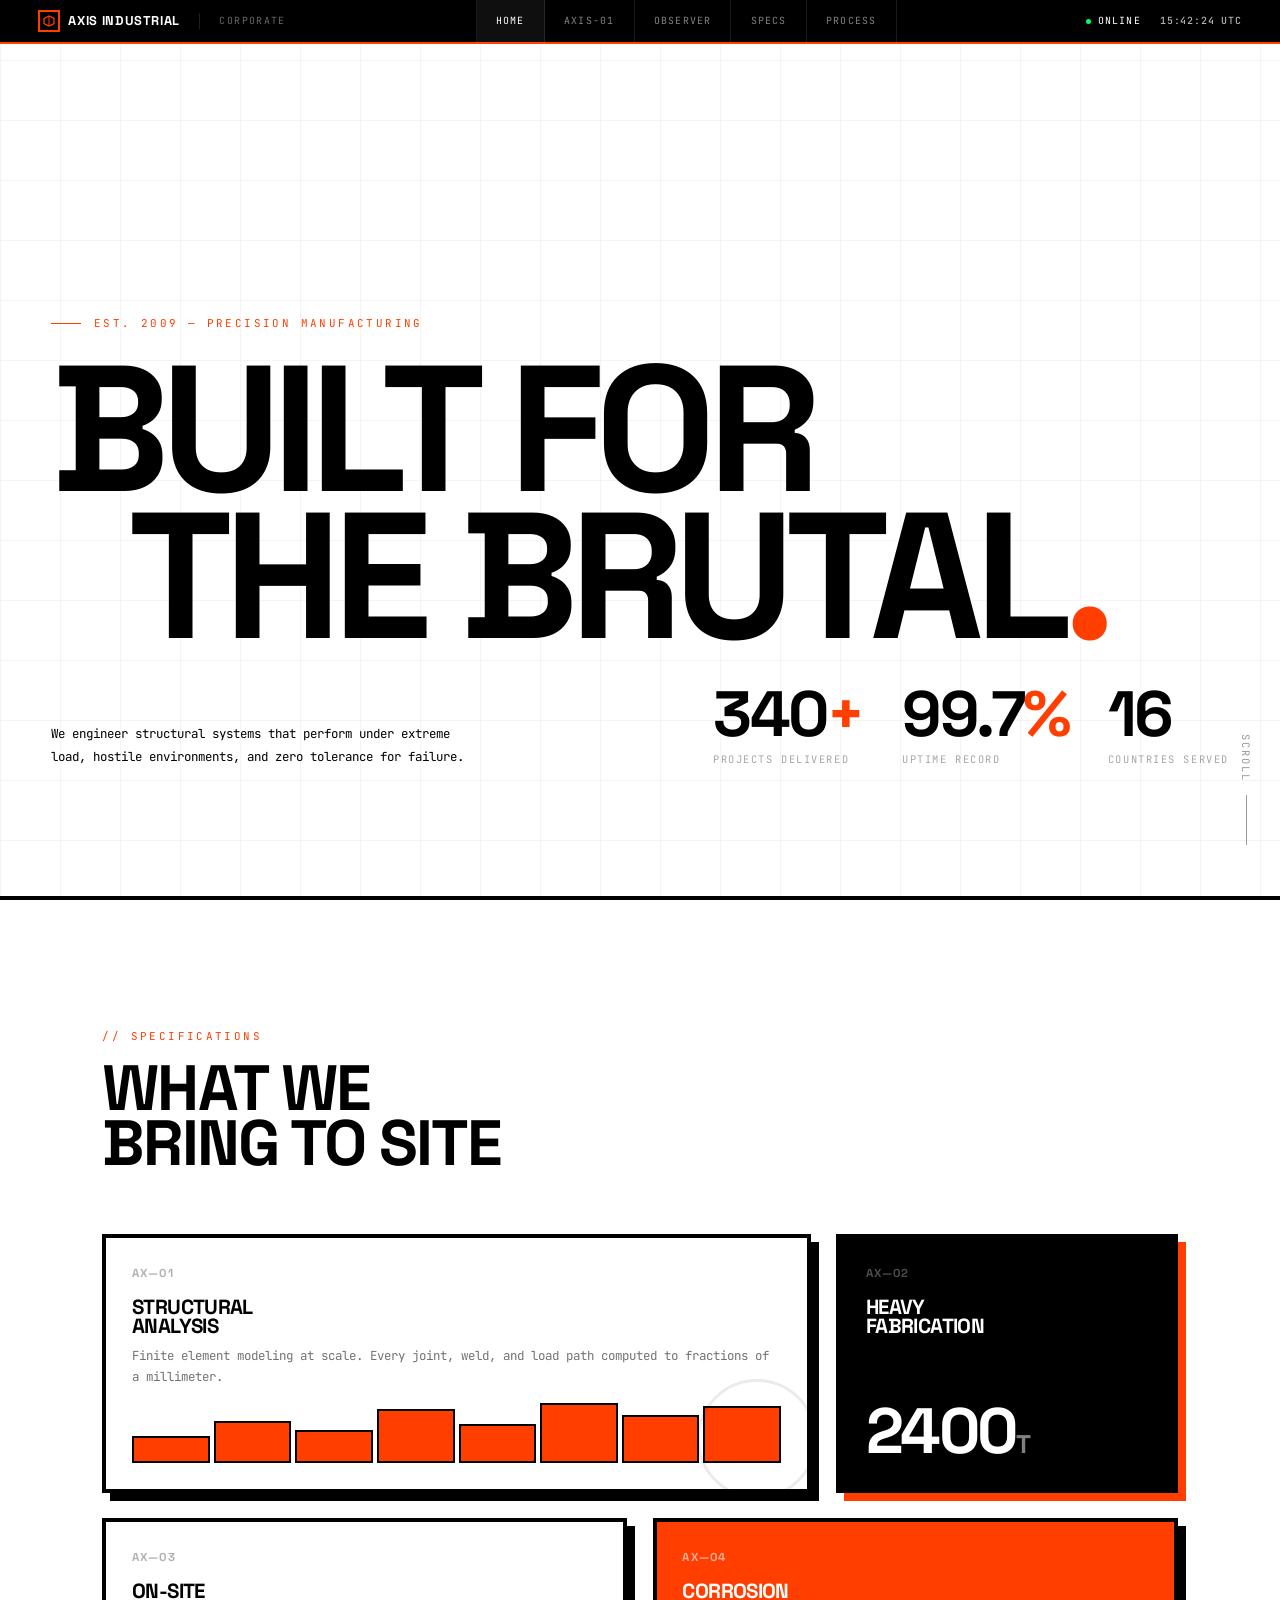
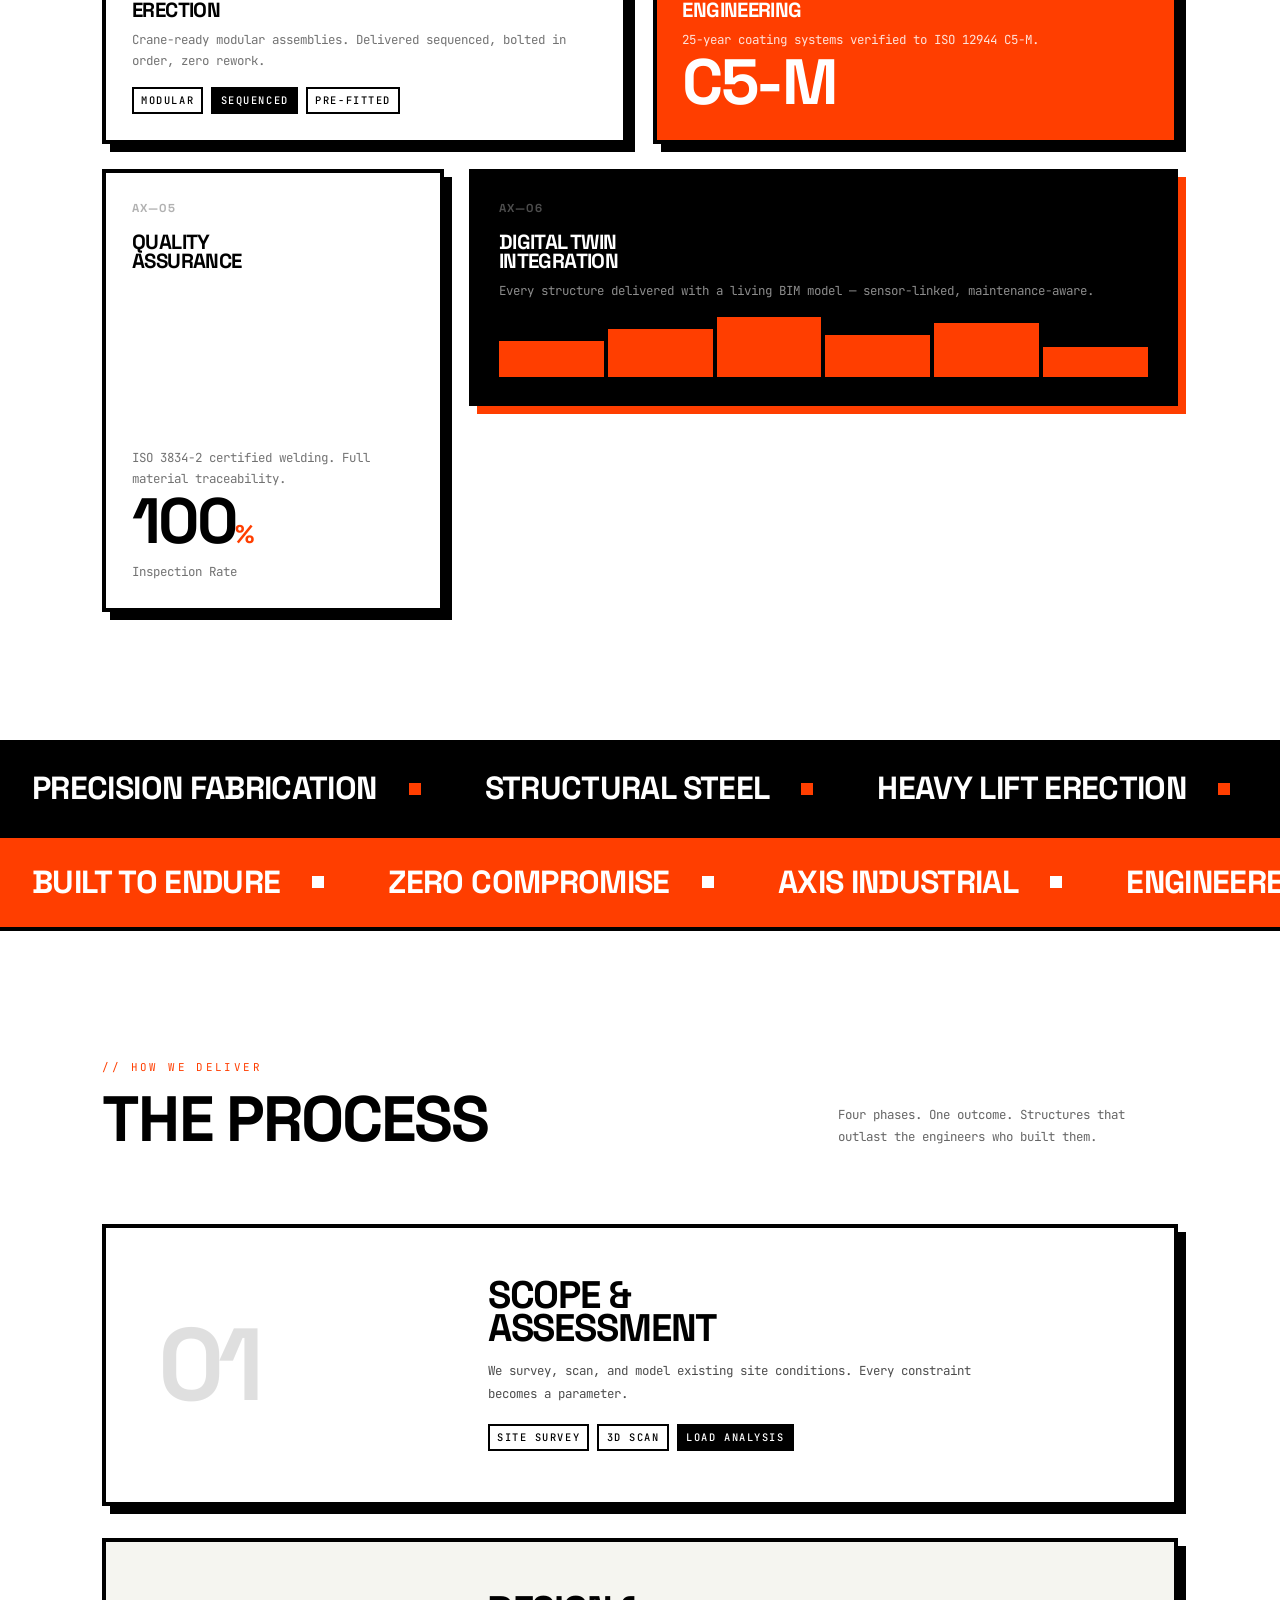
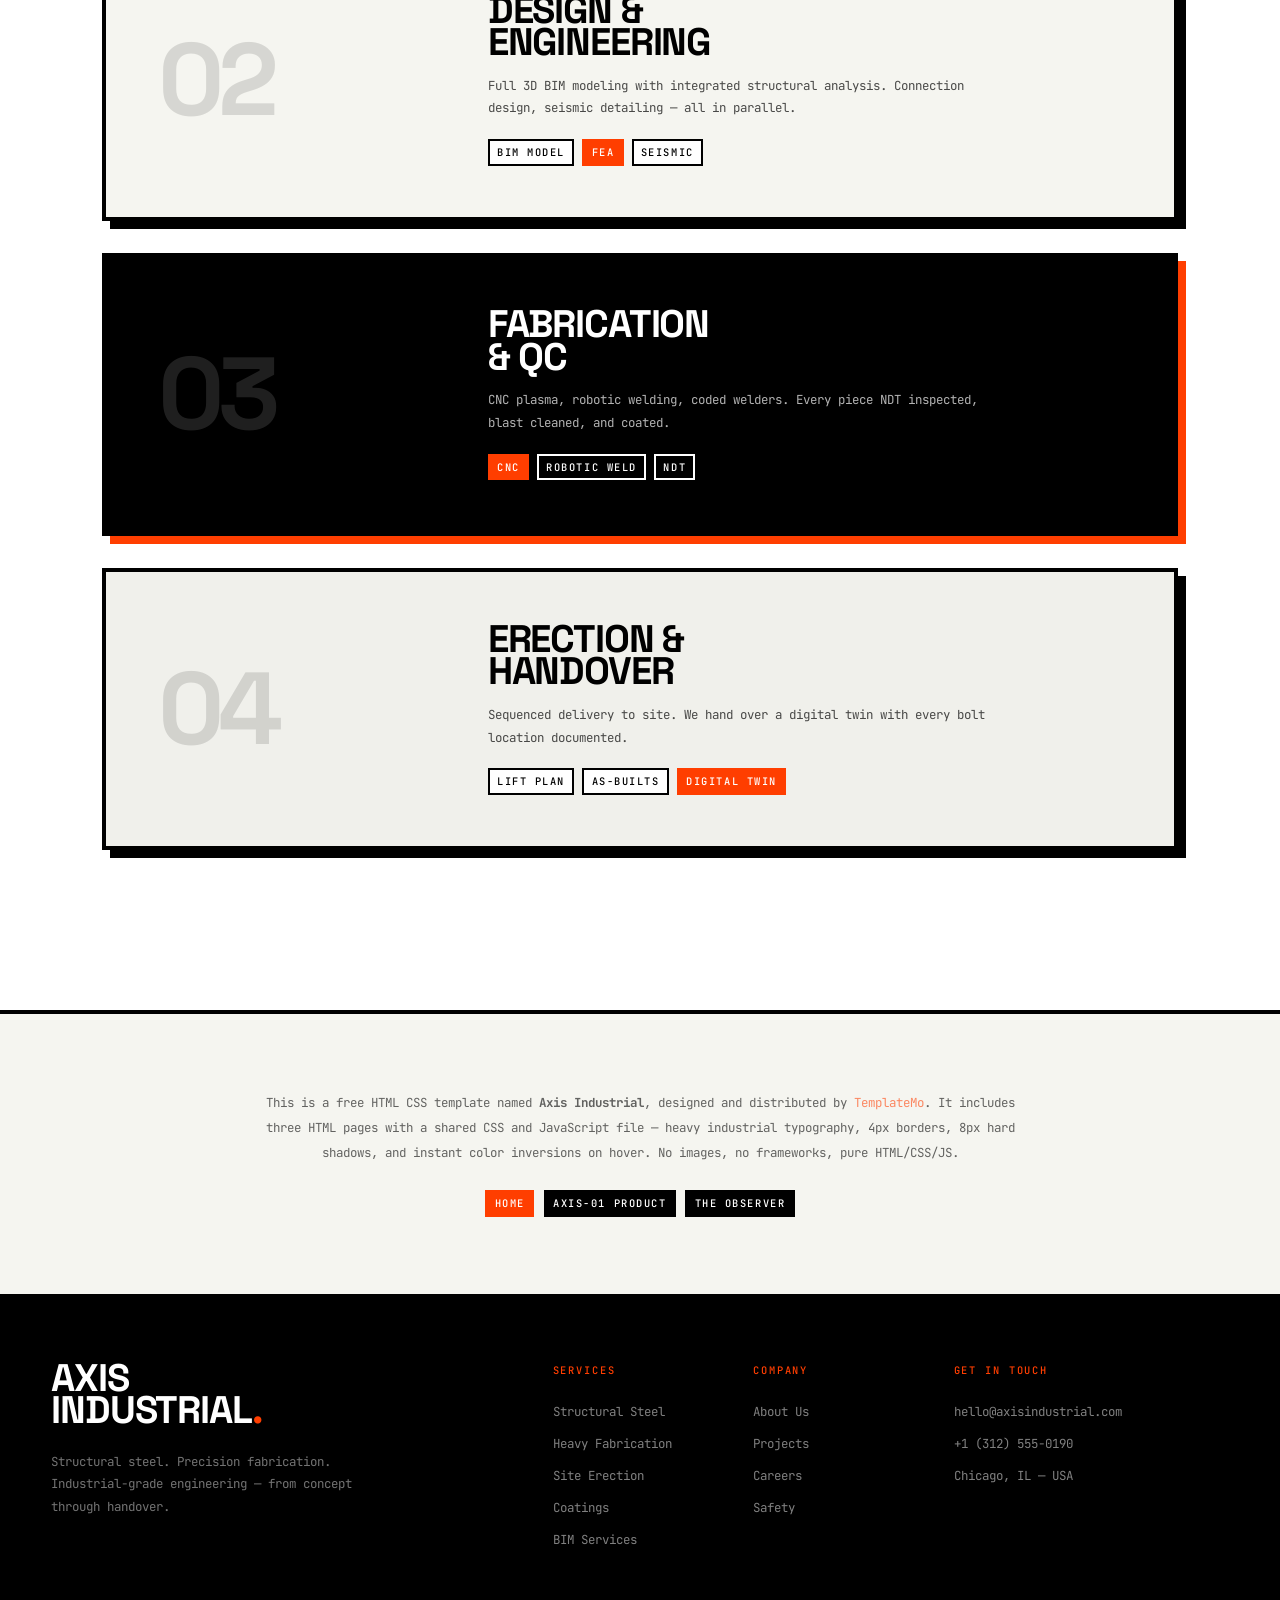
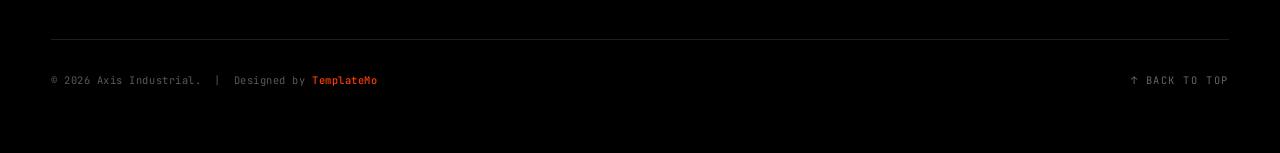
<file: InternetAppProgramming/templatemo_619_axis_industrial/index.html>
<!DOCTYPE html>
<html lang="en">
<head>
<meta charset="UTF-8">
<meta name="viewport" content="width=device-width, initial-scale=1.0">
<title>AXIS INDUSTRIAL — Engineered Without Compromise</title>
<meta name="description" content="AXIS INDUSTRIAL delivers precision-engineered solutions for heavy industry. Built to endure. Designed to perform.">
<link rel="preconnect" href="https://fonts.googleapis.com">
<link rel="preconnect" href="https://fonts.gstatic.com" crossorigin>
<link href="https://fonts.googleapis.com/css2?family=JetBrains+Mono:wght@400;500&family=Space+Grotesk:wght@400;700&display=swap" rel="stylesheet">
<link rel="stylesheet" href="css/templatemo-axis-industrial.css">
<link rel="stylesheet" href="css/templatemo-axis-main-page.css">
<!--

TemplateMo 619 Axis Industrial

https://templatemo.com/tm-619-axis-industrial

-->
</head>
<body>

<!-- ====== HEADER ====== -->
<header class="header">
    <div class="header__inner">
        <div class="header__left">
            <a href="index.html" class="header__logo" aria-label="AXIS INDUSTRIAL Home">
                <span class="header__logo-mark">
                    <svg viewBox="0 0 24 24" fill="none" xmlns="http://www.w3.org/2000/svg"><path d="M12 2L2 7V17L12 22L22 17V7L12 2Z" stroke="#FF3E00" stroke-width="2.5"/><line x1="12" y1="2" x2="12" y2="22" stroke="#FF3E00" stroke-width="2"/></svg>
                </span>
                Axis Industrial
            </a>
            <span class="header__sep"></span>
            <span class="header__product">Corporate</span>
        </div>
        <nav class="header__nav" id="headerNav">
            <a href="index.html" class="active">Home</a>
            <a href="landing-page.html">AXIS-01</a>
            <a href="the-observer.html">Observer</a>
            <a href="#specs">Specs</a>
            <a href="#process">Process</a>
        </nav>
        <div class="header__right">
            <div class="header__status"><span class="header__status-dot"></span><span>Online</span></div>
            <div class="header__clock" id="utcClock">--:--:-- UTC</div>
        </div>
        <button class="header__burger" id="headerBurger" aria-label="Toggle navigation" aria-expanded="false"><span></span><span></span><span></span></button>
    </div>
</header>


<!-- ====== HERO ====== -->
<section class="hero">
    <div class="hero__grid hero__grid--dense" aria-hidden="true"></div>
    <div class="hero__label reveal">Est. 2009 — Precision Manufacturing</div>
    <h1 class="hero__title">
        <span class="line">Built for</span>
        <span class="line line--indent">the Brutal<span class="accent-dot">.</span></span>
    </h1>
    <div class="hero__bottom">
        <p class="hero__desc reveal">We engineer structural systems that perform under extreme load, hostile environments, and zero tolerance for failure.</p>
        <div class="hero__stats reveal">
            <div><div class="hero__stat-num">340<span class="accent">+</span></div><div class="hero__stat-label">Projects Delivered</div></div>
            <div><div class="hero__stat-num">99.7<span class="accent">%</span></div><div class="hero__stat-label">Uptime Record</div></div>
            <div><div class="hero__stat-num">16</div><div class="hero__stat-label">Countries Served</div></div>
        </div>
    </div>
    <div class="hero__scroll-cue" aria-hidden="true">Scroll</div>
</section>


<!-- ====== BENTO SPECS ====== -->
<section class="section" id="specs">
    <div class="container">
        <div class="section__header reveal">
            <div class="section__eyebrow">// Specifications</div>
            <h2 class="section__title">What We<br>Bring to Site</h2>
        </div>
        <div class="bento__grid">
            <div class="bento-card bento-card--wide reveal">
                <div class="bento-card__number">AX—01</div>
                <div><h3 class="bento-card__title">Structural<br>Analysis</h3><p class="bento-card__text">Finite element modeling at scale. Every joint, weld, and load path computed to fractions of a millimeter.</p></div>
                <div class="bar-chart"><div class="bar-chart__col" style="height:45%"></div><div class="bar-chart__col" style="height:70%"></div><div class="bar-chart__col" style="height:55%"></div><div class="bar-chart__col" style="height:90%"></div><div class="bar-chart__col" style="height:65%"></div><div class="bar-chart__col" style="height:100%"></div><div class="bar-chart__col" style="height:80%"></div><div class="bar-chart__col" style="height:95%"></div></div>
                <div class="bento-card__visual" aria-hidden="true"></div>
            </div>
            <div class="bento-card bento-card--narrow bento-card--dark reveal">
                <div class="bento-card__number">AX—02</div>
                <h3 class="bento-card__title">Heavy<br>Fabrication</h3>
                <div class="bento-card__stat">2400<span style="font-size:0.4em;opacity:0.5">T</span></div>
            </div>
            <div class="bento-card bento-card--mid reveal">
                <div class="bento-card__number">AX—03</div>
                <div><h3 class="bento-card__title">On-Site<br>Erection</h3><p class="bento-card__text">Crane-ready modular assemblies. Delivered sequenced, bolted in order, zero rework.</p></div>
                <div style="align-self:end;display:flex;flex-wrap:wrap;gap:0.5rem"><span class="tag">Modular</span><span class="tag tag--filled">Sequenced</span><span class="tag">Pre-fitted</span></div>
            </div>
            <div class="bento-card bento-card--mid bento-card--safety reveal">
                <div class="bento-card__number" style="opacity:0.6">AX—04</div>
                <h3 class="bento-card__title">Corrosion<br>Engineering</h3>
                <p class="bento-card__text" style="opacity:0.85">25-year coating systems verified to ISO 12944 C5-M.</p>
                <div class="bento-card__stat">C5-M</div>
            </div>
            <div class="bento-card bento-card--narrow bento-card--tall reveal">
                <div class="bento-card__number">AX—05</div>
                <h3 class="bento-card__title">Quality<br>Assurance</h3>
                <p class="bento-card__text">ISO 3834-2 certified welding. Full material traceability.</p>
                <div style="align-self:end"><div class="bento-card__stat">100<span class="accent" style="font-size:0.4em">%</span></div><div class="bento-card__text" style="margin-top:0.5rem">Inspection Rate</div></div>
            </div>
            <div class="bento-card bento-card--wide bento-card--dark reveal">
                <div class="bento-card__number">AX—06</div>
                <div><h3 class="bento-card__title">Digital Twin<br>Integration</h3><p class="bento-card__text" style="opacity:0.55">Every structure delivered with a living BIM model — sensor-linked, maintenance-aware.</p></div>
                <div class="bar-chart"><div class="bar-chart__col" style="height:60%"></div><div class="bar-chart__col" style="height:80%"></div><div class="bar-chart__col" style="height:100%"></div><div class="bar-chart__col" style="height:70%"></div><div class="bar-chart__col" style="height:90%"></div><div class="bar-chart__col" style="height:50%"></div></div>
            </div>
        </div>
    </div>
</section>


<!-- ====== TICKER ====== -->
<div class="ticker" aria-hidden="true"><div class="ticker__track"><span class="ticker__item">Precision Fabrication</span><span class="ticker__item">Structural Steel</span><span class="ticker__item">Heavy Lift Erection</span><span class="ticker__item">Industrial Coatings</span><span class="ticker__item">BIM / Digital Twin</span><span class="ticker__item">Quality ISO 3834</span><span class="ticker__item">NDT Inspection</span><span class="ticker__item">Modular Assembly</span><span class="ticker__item">Precision Fabrication</span><span class="ticker__item">Structural Steel</span><span class="ticker__item">Heavy Lift Erection</span><span class="ticker__item">Industrial Coatings</span><span class="ticker__item">BIM / Digital Twin</span><span class="ticker__item">Quality ISO 3834</span><span class="ticker__item">NDT Inspection</span><span class="ticker__item">Modular Assembly</span></div></div>
<div class="ticker ticker--reverse ticker--safety" aria-hidden="true"><div class="ticker__track"><span class="ticker__item">Built to Endure</span><span class="ticker__item">Zero Compromise</span><span class="ticker__item">Axis Industrial</span><span class="ticker__item">Engineered Strength</span><span class="ticker__item">On Time — On Spec</span><span class="ticker__item">Axis Industrial</span><span class="ticker__item">Built to Endure</span><span class="ticker__item">Zero Compromise</span><span class="ticker__item">Axis Industrial</span><span class="ticker__item">Engineered Strength</span><span class="ticker__item">On Time — On Spec</span><span class="ticker__item">Axis Industrial</span></div></div>


<!-- ====== THE STACK ====== -->
<section class="section" id="process">
    <div class="container">
        <div class="stack__header reveal">
            <div><div class="section__eyebrow">// How We Deliver</div><h2 class="section__title">The Process</h2></div>
            <p class="stack__subtitle">Four phases. One outcome. Structures that outlast the engineers who built them.</p>
        </div>
        <div>
            <article class="stack__card reveal"><div class="stack__card-left"><div class="stack__card-step">01</div></div><div class="stack__card-right"><h3 class="stack__card-title">Scope &<br>Assessment</h3><p class="stack__card-text">We survey, scan, and model existing site conditions. Every constraint becomes a parameter.</p><div class="stack__card-tags"><span class="tag">Site Survey</span><span class="tag">3D Scan</span><span class="tag tag--filled">Load Analysis</span></div></div></article>
            <article class="stack__card reveal"><div class="stack__card-left"><div class="stack__card-step">02</div></div><div class="stack__card-right"><h3 class="stack__card-title">Design &<br>Engineering</h3><p class="stack__card-text">Full 3D BIM modeling with integrated structural analysis. Connection design, seismic detailing — all in parallel.</p><div class="stack__card-tags"><span class="tag">BIM Model</span><span class="tag tag--safety">FEA</span><span class="tag">Seismic</span></div></div></article>
            <article class="stack__card reveal"><div class="stack__card-left"><div class="stack__card-step">03</div></div><div class="stack__card-right"><h3 class="stack__card-title">Fabrication<br>& QC</h3><p class="stack__card-text">CNC plasma, robotic welding, coded welders. Every piece NDT inspected, blast cleaned, and coated.</p><div class="stack__card-tags"><span class="tag tag--filled">CNC</span><span class="tag">Robotic Weld</span><span class="tag">NDT</span></div></div></article>
            <article class="stack__card reveal"><div class="stack__card-left"><div class="stack__card-step">04</div></div><div class="stack__card-right"><h3 class="stack__card-title">Erection &<br>Handover</h3><p class="stack__card-text">Sequenced delivery to site. We hand over a digital twin with every bolt location documented.</p><div class="stack__card-tags"><span class="tag">Lift Plan</span><span class="tag">As-Builts</span><span class="tag tag--safety">Digital Twin</span></div></div></article>
        </div>
    </div>
</section>


<!-- ====== ABOUT THIS TEMPLATE ====== -->
<section class="about">
    <div class="about__inner">
        <p class="about__text">
            This is a free HTML CSS template named <strong>Axis Industrial</strong>, designed and distributed by
            <a href="https://templatemo.com/tm-619-axis-industrial" target="_blank" rel="noopener" style="color:var(--safety)">TemplateMo</a>.
            It includes three HTML pages with a shared CSS and JavaScript file — heavy industrial typography,
            4px borders, 8px hard shadows, and instant color inversions on hover. No images, no frameworks, pure HTML/CSS/JS.
        </p>
        <div class="about__links">
            <a href="index.html" class="tag tag--safety">Home</a>
            <a href="landing-page.html" class="tag tag--filled">AXIS-01 Product</a>
            <a href="the-observer.html" class="tag tag--filled">The Observer</a>
        </div>
    </div>
</section>


<!-- ====== FOOTER ====== -->
<footer class="footer">
    <div class="footer__inner">
        <div class="footer__top">
            <div class="footer__brand">
                <h2 class="font-display footer__brand-name">Axis<br>Industrial<span class="accent">.</span></h2>
                <p class="footer__brand-desc">Structural steel. Precision fabrication. Industrial-grade engineering — from concept through handover.</p>
            </div>
            <div class="footer__col"><div class="footer__col-title">Services</div><a href="#">Structural Steel</a><a href="#">Heavy Fabrication</a><a href="#">Site Erection</a><a href="#">Coatings</a><a href="#">BIM Services</a></div>
            <div class="footer__col"><div class="footer__col-title">Company</div><a href="#">About Us</a><a href="#">Projects</a><a href="#">Careers</a><a href="#">Safety</a></div>
            <div class="footer__col"><div class="footer__col-title">Get in Touch</div><a href="#">hello@axisindustrial.com</a><a href="#">+1 (312) 555-0190</a><a href="#">Chicago, IL — USA</a></div>
        </div>
        <div class="footer__bottom">
            <span class="footer__copy">&copy; 2026 Axis Industrial. &nbsp;|&nbsp; Designed by <a href="https://templatemo.com/tm-619-axis-industrial" target="_blank" rel="nofollow noopener">TemplateMo</a></span>
            <button class="footer__back-top" id="backToTop" aria-label="Back to top">↑ Back to Top</button>
        </div>
    </div>
</footer>

<script src="js/templatemo-axis-script.js"></script>
</body>
</html>
</file>
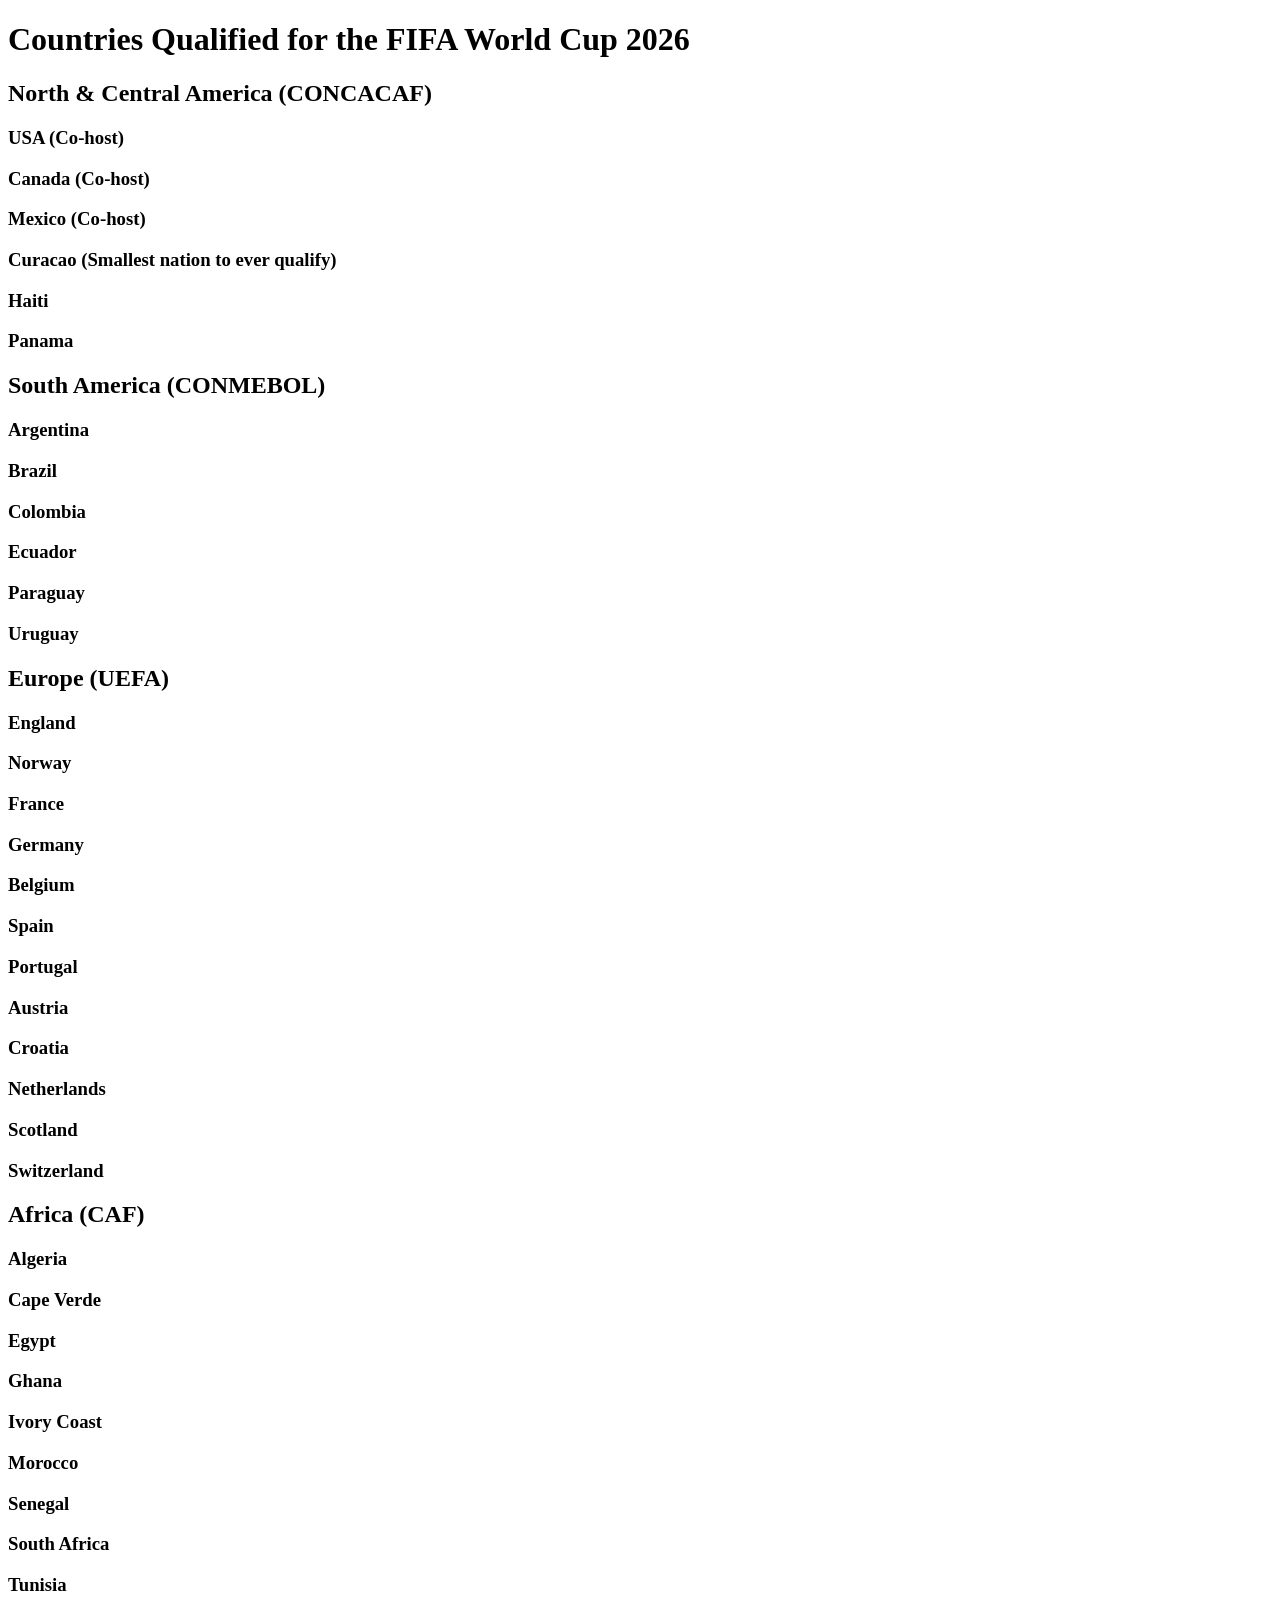
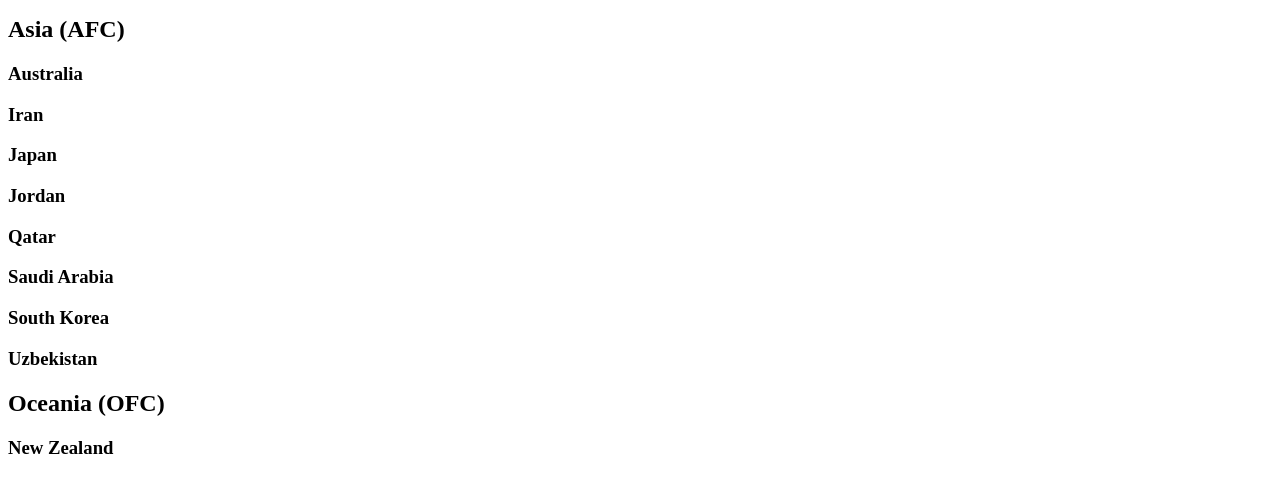
<file: concepts-revision/headings.html>
<!DOCTYPE html>
 <html lang="en">
 <head>
    <meta charset="UTF-8">
    <meta name="viewport" content="width=, initial-scale=1.0">
    <title>Document</title>
 </head>
 <body>
    
    <h1>Countries Qualified for the FIFA World Cup 2026</h1>

    <h2>North & Central America (CONCACAF)</h2>
    <h3>USA (Co-host)</h3>
    <h3>Canada (Co-host)</h3>
    <h3>Mexico (Co-host)</h3>
    <h3>Curacao (Smallest nation to ever qualify)</h3>
    <h3>Haiti</h3>
    <h3>Panama</h3>

    <h2>South America (CONMEBOL)</h2>
    <h3>Argentina</h3>
    <h3>Brazil</h3>
    <h3>Colombia</h3>
    <h3>Ecuador</h3>
    <h3>Paraguay</h3>
    <h3>Uruguay</h3>

    <h2>Europe (UEFA)</h2>
    <h3>England</h3>
    <h3>Norway</h3>
    <h3>France</h3>
    <h3>Germany</h3>
    <h3>Belgium</h3>
    <h3>Spain</h3>
    <h3>Portugal</h3>
    <h3>Austria</h3>
    <h3>Croatia</h3>
    <h3>Netherlands</h3>
    <h3>Scotland</h3>
    <h3>Switzerland</h3>

    <h2>Africa (CAF)</h2>
    <h3>Algeria</h3>
    <h3>Cape Verde</h3>
    <h3>Egypt</h3>
    <h3>Ghana</h3>
    <h3>Ivory Coast</h3>
    <h3>Morocco</h3>
    <h3>Senegal</h3>
    <h3>South Africa</h3>
    <h3>Tunisia</h3>

    <h2>Asia (AFC)</h2>
    <h3>Australia</h3>
    <h3>Iran</h3>
    <h3>Japan</h3>
    <h3>Jordan</h3>
    <h3>Qatar</h3>
    <h3>Saudi Arabia</h3>
    <h3>South Korea</h3>
    <h3>Uzbekistan</h3>

    <h2>Oceania (OFC)</h2>
    <h3>New Zealand</h3>

 </body>
 </html>
</file>
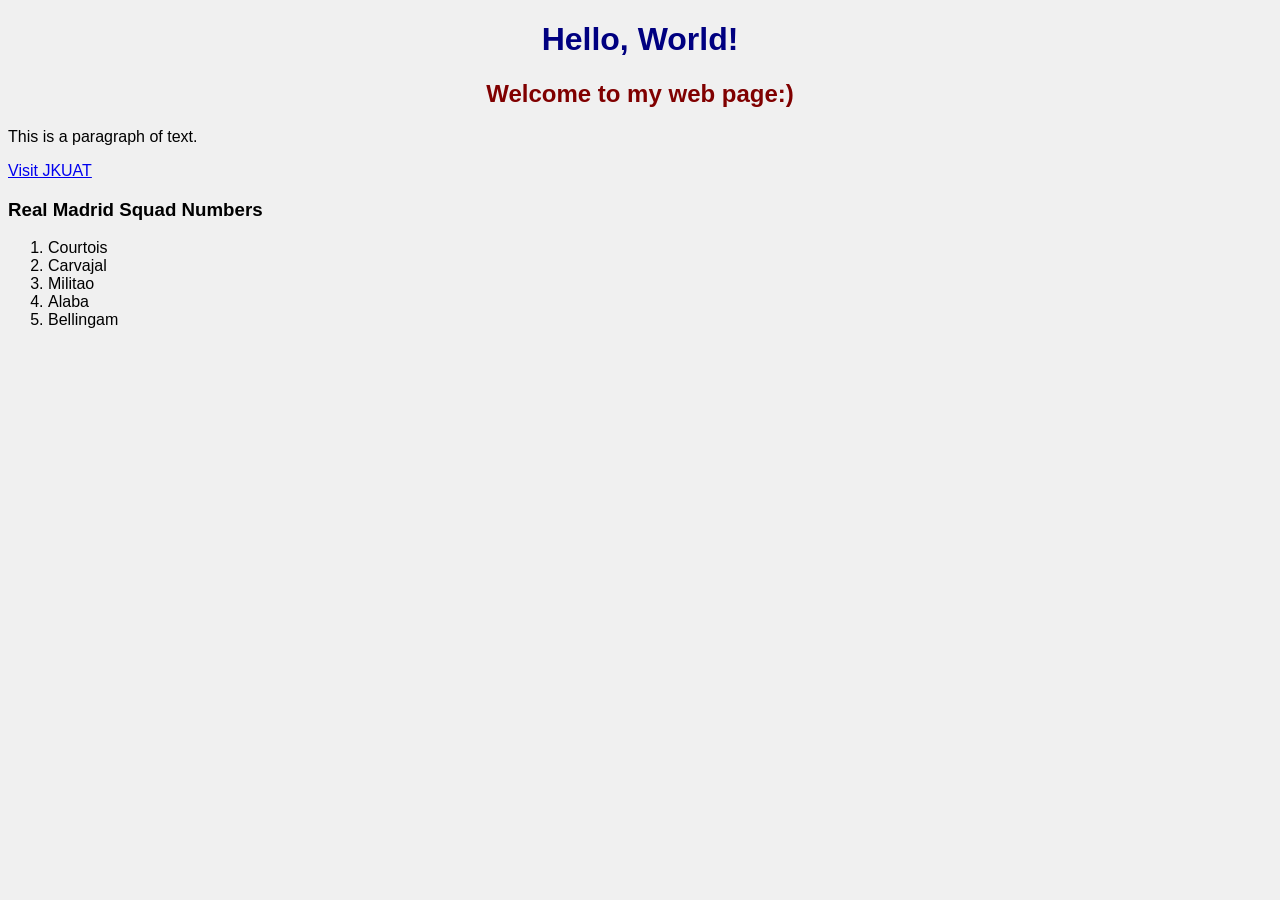
<file: InternetAppProgramming/formatting.html>
<!DOCTYPE html>
<html lang="en">
<head>
    <meta charset="UTF-8">
    <meta name="viewport" content="width=device-width, initial-scale=1.0">
    <title>My First Web Page</title>
</head>
<style>
    body{
        background-color: #f0f0f0;
        font-family: Arial, Helvetica, sans-serif;
    }
    h1{
        color: navy;
        text-align: center;
    }
    h2{
        color: maroon;
        text-align: center;
    }
</style>
<body>
    <!-- Headings -->
    <h1>Hello, World!</h1>
    <h2>Welcome to my web page:)</h2>

    <!-- Paragraph -->
    <p>This is a paragraph of text.</p>

    <!-- Hyperlink -->
     <a href="https://www.jkuat.ac.ke" target="_blank">Visit JKUAT</a>

    <!-- Lists -->
     <!-- Ordered -->
      <h3>Real Madrid Squad Numbers</h3>
      <ol>
        <li>Courtois</li>
        <li>Carvajal</li>
        <li>Militao</li>
        <li>Alaba</li>
        <li>Bellingam</li>
      </ol>


</body>
</html>
</file>
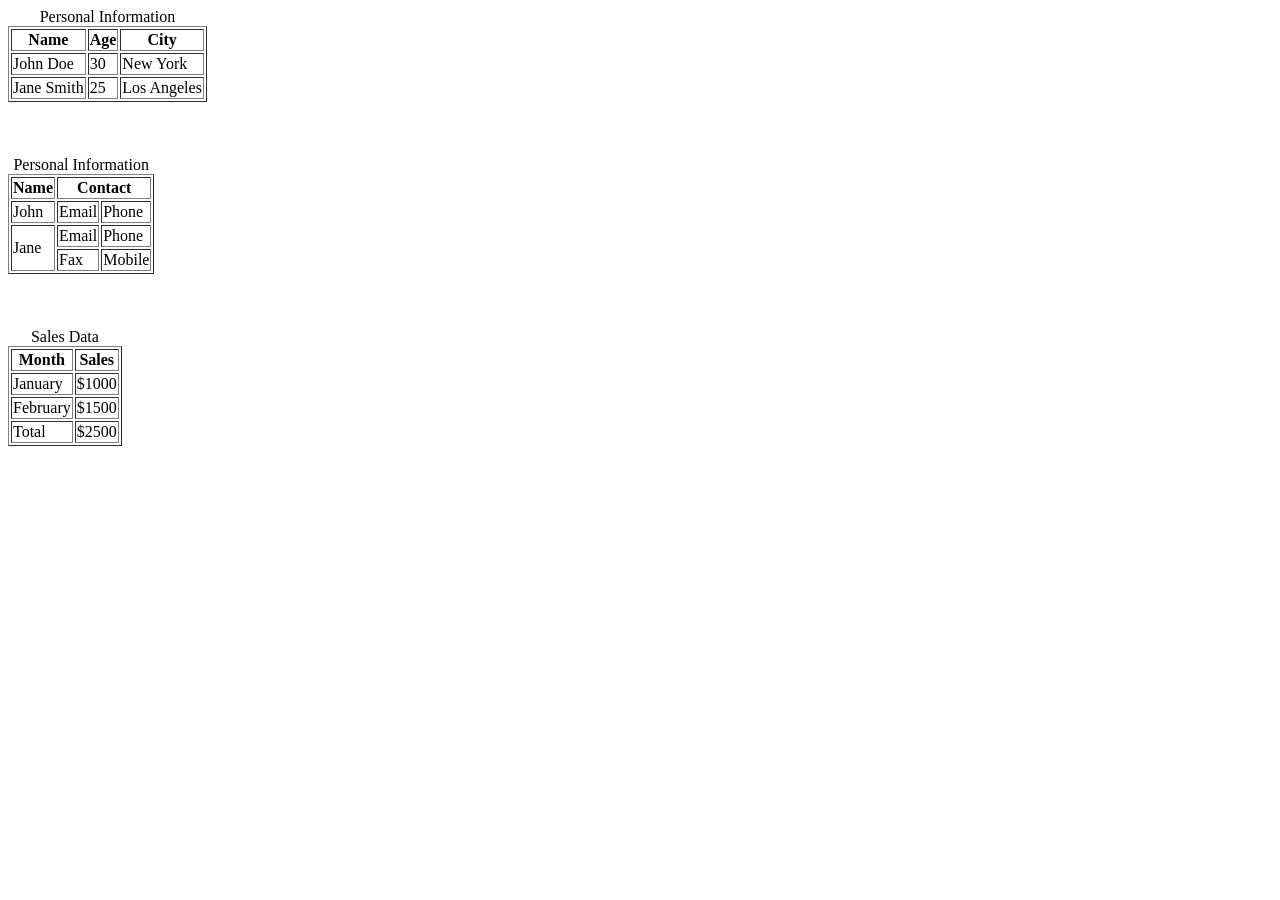
<file: InternetAppProgramming/tables.html>
<!DOCTYPE html>
<html lang="en">
<head>
    <meta charset="UTF-8">
    <meta name="viewport" content="width=device-width, initial-scale=1.0">
    <title>HTML Tables</title>
</head>
<body>
    <table border="1">
        <caption>Personal Information</caption>
    <tr>
        <th>Name</th>
        <th>Age</th>
        <th>City</th>
    </tr>
    <tr>
        <td>John Doe</td>
        <td>30</td>
        <td>New York</td>
    </tr>
    <tr>
        <td>Jane Smith</td>
        <td>25</td>
        <td>Los Angeles</td>
    </tr>
</table>

<br><br><br>

<table  border="1">
    <caption>Personal Information</caption>
    <tr>
        <th>Name</th>
        <th colspan="2">Contact</th>
    </tr>
    <tr>
        <td>John</td>
        <td>Email</td>
        <td>Phone</td>
    </tr>
    <tr>
        <td rowspan="2">Jane</td>
        <td>Email</td>
        <td>Phone</td>
    </tr>
    <tr>
        <!-- Jane's rowspan covers this row, so we need two cells for contact -->
        <td>Fax</td>
        <td>Mobile</td>
    </tr>
</table>

<br><br><br>

<table border="1">
    <caption>Sales Data</caption>
    <thead>
        <tr>
            <th>Month</th>
            <th>Sales</th>
        </tr>
    </thead>
    <tbody>
        <tr>
            <td>January</td>
            <td>$1000</td>
        </tr>
        <tr>
            <td>February</td>
            <td>$1500</td>
        </tr>
    </tbody>
    <tfoot>
        <tr>
            <td>Total</td>
            <td>$2500</td>
        </tr>
    </tfoot>
</table>
</body>
</html>
</file>
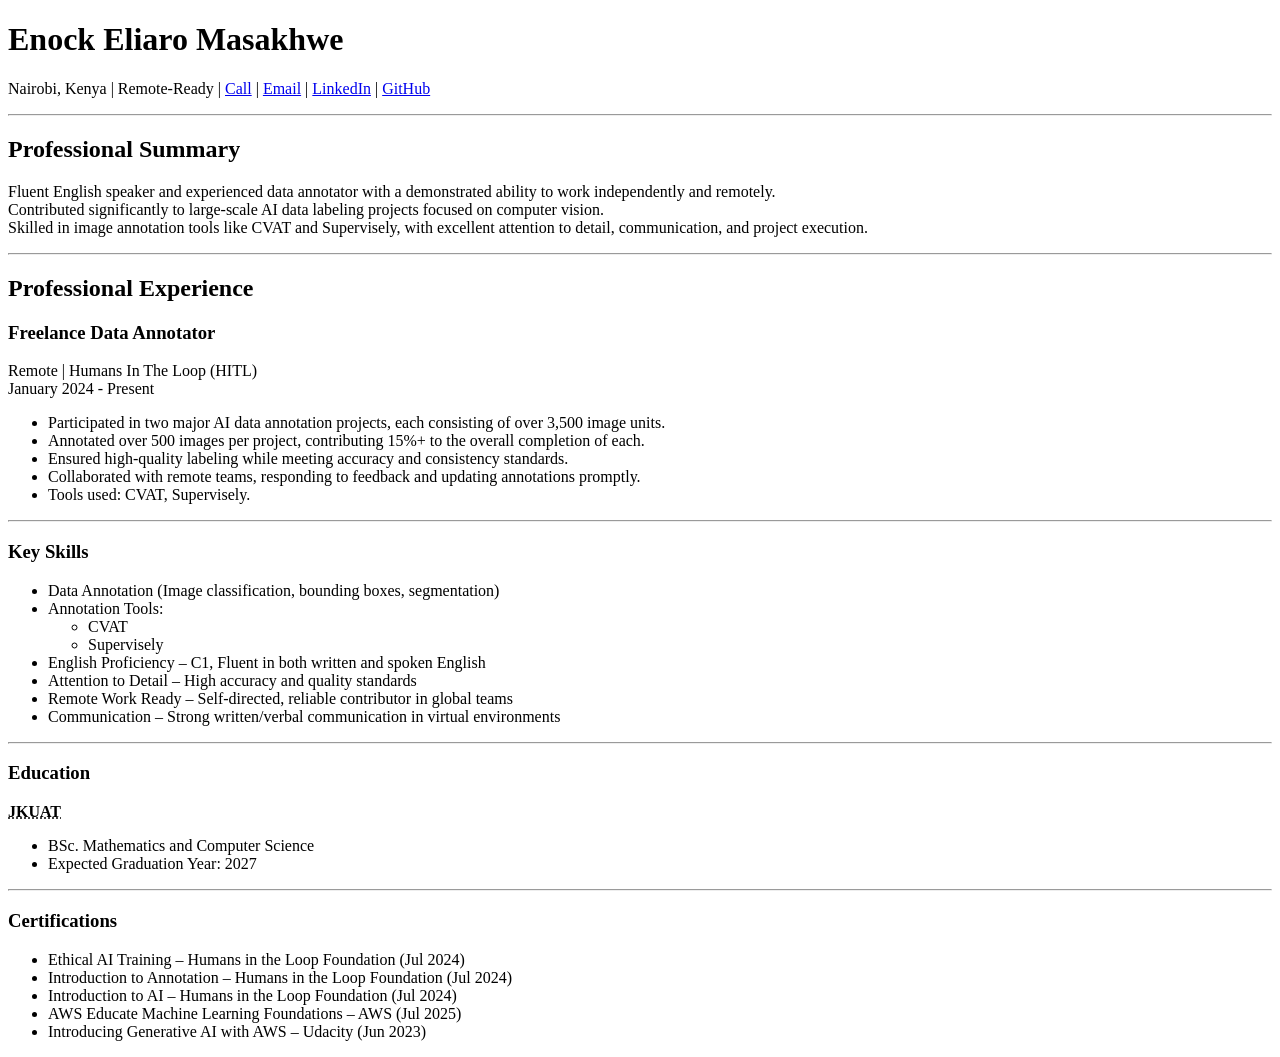
<file: InternetAppProgramming/webresume.html>
<!DOCTYPE html>
<html lang="en">
<head>
    <meta charset="UTF-8">
    <meta name="viewport" content="width=device-width, initial-scale=1.0">
    <title>My CV Web Page</title>
</head>
<!-- <style> 
    body{
        background-color: cornsilk;
        font-family: Arial, Helvetica, sans-serif;
        text-align: center;
    }
    ul{
        display: inline-block;
        text-align: left;
    }
</style> -->
<body>
    <h1>Enock Eliaro Masakhwe</h1>
    <p>Nairobi, Kenya | Remote-Ready | <a href="tel:+0727630302">Call</a> | <a href="mailto:enockmasakhwe@gmail.com" >Email</a> | <a href="https://www.linkedin.com/in/enockeliaro/" target="_blank">LinkedIn</a> | <a href="https://github.com/EnockMasakhwe" target="_blank">GitHub</a></p>

    <hr>

    <h2>Professional Summary</h2>
    <p>Fluent English speaker and experienced data annotator with a demonstrated ability 
    to work independently and remotely. <br> Contributed significantly to large-scale AI data 
    labeling projects focused on computer vision. <br> Skilled in image annotation tools like 
    CVAT and Supervisely, with excellent attention to detail, communication, and project 
    execution.
    </p>
    <hr>
    <h2>Professional Experience</h2>

    <h3>Freelance Data Annotator</h3>
    <p>Remote | Humans In The Loop (HITL) <br> January 2024 - Present</p>


    <ul>
        <li>Participated in two major AI data annotation projects, each consisting of over 3,500 image units.</li>
        <li>Annotated over 500 images per project, contributing 15%+ to the overall completion of each.</li>
        <li>Ensured high-quality labeling while meeting accuracy and consistency standards.</li>
        <li>Collaborated with remote teams, responding to feedback and updating annotations promptly.</li>
        <li>Tools used: CVAT, Supervisely.</li>
    </ul>
    <hr>
    <h3>Key Skills</h3>
    <ul>
        <li>Data Annotation (Image classification, bounding boxes, segmentation)</li>
        <li>Annotation Tools:</li>
        <ul>
            <li>CVAT</li>
            <li>Supervisely</li>
        </ul>
        <li>English Proficiency – C1, Fluent in both written and spoken English</li>
        <li>Attention to Detail – High accuracy and quality standards</li>
        <li>Remote Work Ready – Self-directed, reliable contributor in global teams</li>
        <li>Communication – Strong written/verbal communication in virtual environments</li>
    </ul>
    <hr>
    <h3>Education</h3>
    <b><abbr title="Jomo Kenyatta University of Agriculture and Technology">JKUAT</abbr></b>
    <ul>
        <li>BSc. Mathematics and Computer Science</li>
        <li>Expected Graduation Year: 2027</li>
    </ul>
    <hr>
    <h3>Certifications</h3>
    <ul>
        <li>Ethical AI Training – Humans in the Loop Foundation (Jul 2024)</li>
        <li>Introduction to Annotation – Humans in the Loop Foundation (Jul 2024)</li>
        <li>Introduction to AI – Humans in the Loop Foundation (Jul 2024)</li>
        <li>AWS Educate Machine Learning Foundations – AWS (Jul 2025)</li>
        <li>Introducing Generative AI with AWS – Udacity (Jun 2023)</li>
    </ul>


</body>
</html>
</file>
<file: InternetAppProgramming/templatemo_619_axis_industrial/css/templatemo-axis-industrial.css>
/*

TemplateMo 619 Axis Industrial

https://templatemo.com/tm-619-axis-industrial

*/

/* ============================================================
   AXIS INDUSTRIAL — COMMON CSS
   ============================================================
   1. RESET & VARIABLES
   2. BASE TYPOGRAPHY
   3. UTILITY CLASSES
   4. BUTTONS
   5. HEADER / NAV
   6. HERO (BASE)
   7. SECTION SHARED
   8. BENTO / SPEC CARD BASE
   9. TICKER
   10. FOOTER
   11. SCROLL REVEAL
   12. RESPONSIVE — BASE
   ============================================================ */

/* ----- 1. RESET & VARIABLES ----- */
*, *::before, *::after {
    margin: 0;
    padding: 0;
    box-sizing: border-box;
}

:root {
    /* Palette */
    --base: #FFFFFF;
    --ink: #000000;
    --safety: #FF3E00;
    --muted: #888888;
    --surface: #F5F5F0;
    --term-bg: #08080A;
    --term-green: #00FF66;
    --term-amber: #FFAA00;

    /* Borders & Shadows */
    --border: 4px solid var(--ink);
    --border-thin: 1px solid var(--ink);
    --border-hair: 1px solid rgba(0,0,0,0.10);
    --shadow: 8px 8px 0px var(--ink);
    --shadow-safety: 8px 8px 0px var(--safety);
    --shadow-hover: 4px 4px 0px var(--ink);

    /* Type Scale */
    --fs-hero: clamp(4rem, 14vw, 14rem);
    --fs-h1: clamp(2.4rem, 5vw, 5rem);
    --fs-h2: clamp(1.6rem, 3vw, 3rem);
    --fs-h3: clamp(1.1rem, 1.6vw, 1.5rem);
    --fs-body: clamp(0.9rem, 1.1vw, 1.1rem);
    --fs-data: clamp(0.78rem, 0.9vw, 0.95rem);
    --fs-micro: 0.62rem;
    --fs-ticker: clamp(1.4rem, 2.5vw, 2.5rem);
    --fs-stat: clamp(2.4rem, 5vw, 4.5rem);
    --fs-spec-val: clamp(2rem, 4vw, 3.5rem);

    /* Spacing */
    --gap: clamp(1rem, 2vw, 2rem);
    --section-pad: clamp(4rem, 10vw, 10rem) clamp(1rem, 4vw, 4rem);

    /* Layout */
    --cols: 12;
    --header-h: 44px;
}

html {
    scroll-behavior: smooth;
    -webkit-text-size-adjust: 100%;
}

body {
    font-family: 'JetBrains Mono', monospace;
    font-weight: 400;
    font-size: var(--fs-body);
    line-height: 1.6;
    color: var(--ink);
    background-color: var(--base);
    overflow-x: hidden;
}

img { max-width: 100%; display: block; }
a { color: inherit; text-decoration: none; }
ul { list-style: none; }

::selection {
    background: var(--safety);
    color: var(--base);
}


/* ----- 2. BASE TYPOGRAPHY ----- */
h1, h2, h3, h4, h5, h6,
.font-display {
    font-family: 'Space Grotesk', sans-serif;
    font-weight: 700;
    text-transform: uppercase;
    line-height: 0.85;
    letter-spacing: -0.03em;
}


/* ----- 3. UTILITY CLASSES ----- */
.container {
    width: 100%;
    max-width: 1440px;
    margin: 0 auto;
    padding-inline: clamp(1rem, 4vw, 4rem);
}

.grid-12 {
    display: grid;
    grid-template-columns: repeat(var(--cols), 1fr);
    gap: var(--gap);
}

.accent { color: var(--safety); }

.tag {
    display: inline-block;
    font-family: 'JetBrains Mono', monospace;
    font-size: 0.65rem;
    font-weight: 500;
    text-transform: uppercase;
    letter-spacing: 0.15em;
    padding: 0.3em 0.7em;
    border: 2px solid var(--ink);
    background: var(--base);
}

.tag--filled {
    background: var(--ink);
    color: var(--base);
}

.tag--safety {
    background: var(--safety);
    color: var(--base);
    border-color: var(--safety);
}

.tag--ghost {
    border-color: var(--muted);
    color: var(--muted);
    background: transparent;
}


/* ----- 4. BUTTONS ----- */
.btn {
    font-family: 'JetBrains Mono', monospace;
    font-size: 0.72rem;
    font-weight: 500;
    text-transform: uppercase;
    letter-spacing: 0.1em;
    padding: 0.8em 2em;
    border: var(--border);
    cursor: pointer;
    transition: none;
    display: inline-block;
    text-align: center;
}

.btn--primary {
    background: var(--safety);
    color: var(--base);
    box-shadow: var(--shadow);
}

.btn--primary:hover {
    transform: translate(-4px, -4px);
    box-shadow: 12px 12px 0px var(--ink);
}

.btn--primary:active {
    transform: translate(4px, 4px);
    box-shadow: 0 0 0 var(--ink);
}

.btn--ghost {
    background: var(--base);
    color: var(--ink);
    box-shadow: var(--shadow);
}

.btn--ghost:hover {
    background: var(--ink);
    color: var(--base);
    transform: translate(-4px, -4px);
    box-shadow: 12px 12px 0px var(--ink);
}


/* ----- 5. HEADER / NAV ----- */
.header {
    position: fixed;
    top: 0;
    left: 0;
    width: 100%;
    height: var(--header-h);
    z-index: 1000;
    background: var(--ink);
    color: var(--base);
    border-bottom: 2px solid var(--safety);
    display: flex;
    align-items: center;
    padding: 0 clamp(1rem, 3vw, 3rem);
}

.header__inner {
    width: 100%;
    max-width: 1440px;
    margin: 0 auto;
    display: flex;
    align-items: center;
    justify-content: space-between;
    gap: 1rem;
}

.header__left {
    display: flex;
    align-items: center;
    gap: 1.2rem;
}

.header__logo {
    font-family: 'Space Grotesk', sans-serif;
    font-weight: 700;
    font-size: 0.8rem;
    text-transform: uppercase;
    letter-spacing: 0.05em;
    display: flex;
    align-items: center;
    gap: 0.5rem;
    white-space: nowrap;
}

.header__logo-mark {
    width: 22px;
    height: 22px;
    border: 2px solid var(--safety);
    display: flex;
    align-items: center;
    justify-content: center;
    flex-shrink: 0;
}

.header__logo-mark svg {
    width: 12px;
    height: 12px;
}

.header__sep {
    width: 1px;
    height: 16px;
    background: rgba(255,255,255,0.12);
}

.header__product {
    font-size: var(--fs-micro);
    letter-spacing: 0.14em;
    text-transform: uppercase;
    opacity: 0.4;
}

/* Light-switch nav cells */
.header__nav {
    display: flex;
    align-items: stretch;
    height: var(--header-h);
    border-left: 1px solid rgba(255,255,255,0.10);
}

.header__nav a {
    font-family: 'JetBrains Mono', monospace;
    font-size: var(--fs-micro);
    text-transform: uppercase;
    letter-spacing: 0.12em;
    padding: 0 1.2rem;
    display: flex;
    align-items: center;
    border-right: 1px solid rgba(255,255,255,0.10);
    color: rgba(255,255,255,0.5);
    transition: background 0s, color 0s;
}

.header__nav a:hover {
    background: var(--safety);
    color: var(--base);
}

/* Active page highlight */
.header__nav a.active {
    background: rgba(255,255,255,0.06);
    color: var(--base);
}

.header__right {
    display: flex;
    align-items: center;
    gap: 1.2rem;
}

.header__status {
    display: flex;
    align-items: center;
    gap: 0.4rem;
    font-size: var(--fs-micro);
    text-transform: uppercase;
    letter-spacing: 0.12em;
}

.header__status-dot {
    width: 5px;
    height: 5px;
    border-radius: 50%;
    background: var(--term-green);
    animation: pulse 2s ease-in-out infinite;
}

@keyframes pulse {
    0%, 100% { opacity: 1; }
    50% { opacity: 0.4; }
}

.header__clock {
    font-family: 'JetBrains Mono', monospace;
    font-size: var(--fs-micro);
    font-weight: 500;
    letter-spacing: 0.08em;
    opacity: 0.7;
    min-width: 7em;
    text-align: right;
}

.header__burger {
    display: none;
    flex-direction: column;
    gap: 4px;
    cursor: pointer;
    background: none;
    border: none;
    padding: 4px;
}

.header__burger span {
    width: 22px;
    height: 2px;
    background: var(--base);
    transition: transform 0.3s, opacity 0.3s;
}


/* ----- 6. HERO (BASE) ----- */
.hero {
    min-height: 100vh;
    min-height: 100svh;
    display: flex;
    flex-direction: column;
    justify-content: flex-end;
    padding: var(--section-pad);
    padding-top: calc(var(--header-h) + 4rem);
    position: relative;
    overflow: hidden;
    border-bottom: var(--border);
}

.hero--center {
    justify-content: center;
    align-items: center;
    text-align: center;
}

.hero__grid {
    position: absolute;
    inset: 0;
    background-image:
        linear-gradient(rgba(0,0,0,0.045) 1px, transparent 1px),
        linear-gradient(90deg, rgba(0,0,0,0.045) 1px, transparent 1px);
    background-size: 40px 40px;
    pointer-events: none;
}

.hero__label {
    font-family: 'JetBrains Mono', monospace;
    font-size: 0.68rem;
    text-transform: uppercase;
    letter-spacing: 0.22em;
    color: var(--safety);
    margin-bottom: 1.5rem;
    display: flex;
    align-items: center;
    gap: 0.8rem;
    position: relative;
    z-index: 1;
}

.hero__label::before {
    content: '';
    width: 30px;
    height: 1px;
    background: var(--safety);
}

.hero__title {
    font-size: var(--fs-hero);
    line-height: 0.82;
    letter-spacing: -0.05em;
    position: relative;
    z-index: 1;
    margin-bottom: 2rem;
    animation: heroRotate linear both;
    animation-timeline: scroll();
    animation-range: 0vh 55vh;
}

@keyframes heroRotate {
    from { transform: rotate(0deg); opacity: 1; }
    to   { transform: rotate(-2.5deg) translateY(-20px); opacity: 0.25; }
}

.hero__title .line { display: block; }
.hero__title .line--indent { padding-left: clamp(1rem, 6vw, 6rem); }
.hero__title .dot,
.hero__title .accent-dot { color: var(--safety); }

.hero__bottom {
    display: flex;
    align-items: flex-end;
    justify-content: space-between;
    gap: 2rem;
    flex-wrap: wrap;
    position: relative;
    z-index: 1;
}

.hero__desc {
    max-width: 420px;
    font-size: var(--fs-data);
    line-height: 1.8;
    opacity: 0.55;
    position: relative;
    z-index: 1;
}

.hero__stats,
.hero__kpis {
    display: flex;
    gap: clamp(1.5rem, 3vw, 3.5rem);
}

.hero__stat-num,
.hero__kpi-val {
    font-family: 'Space Grotesk', sans-serif;
    font-weight: 700;
    font-size: var(--fs-stat);
    line-height: 1;
    letter-spacing: -0.04em;
}

.hero__stat-label,
.hero__kpi-label {
    font-size: 0.65rem;
    text-transform: uppercase;
    letter-spacing: 0.15em;
    opacity: 0.35;
    margin-top: 0.35rem;
}

.hero__scroll-cue {
    position: absolute;
    right: clamp(1rem, 2vw, 4rem);
    bottom: clamp(2rem, 4vw, 4rem);
    writing-mode: vertical-rl;
    font-size: 0.65rem;
    text-transform: uppercase;
    letter-spacing: 0.2em;
    opacity: 0.4;
    display: flex;
    align-items: center;
    gap: 0.8rem;
}

.hero__scroll-cue::after {
    content: '';
    width: 1px;
    height: 50px;
    background: var(--ink);
    animation: scrollPulse 2s ease-in-out infinite;
}

@keyframes scrollPulse {
    0%, 100% { opacity: 0.3; transform: scaleY(0.5); }
    50% { opacity: 1; transform: scaleY(1); }
}


/* ----- 7. SECTION SHARED ----- */
.section {
    padding: var(--section-pad);
    border-bottom: var(--border);
}

.section--surface {
    background: var(--surface);
}

.section__eyebrow {
    font-family: 'JetBrains Mono', monospace;
    font-size: 0.68rem;
    text-transform: uppercase;
    letter-spacing: 0.22em;
    color: var(--safety);
    margin-bottom: 1rem;
}

.section__title {
    font-size: var(--fs-h1);
}

.section__header {
    margin-bottom: clamp(2.5rem, 5vw, 5rem);
}


/* ----- 8. BENTO / SPEC CARD BASE ----- */
.bento-card {
    border: var(--border);
    box-shadow: var(--shadow);
    padding: clamp(1.2rem, 2vw, 2rem);
    background: var(--base);
    position: relative;
    display: grid;
    grid-template-rows: auto 1fr auto;
    transition: none;
    cursor: default;
    overflow: hidden;
}

.bento-card:hover {
    transform: translate(-4px, -4px);
    box-shadow: 12px 12px 0px var(--ink);
}

.bento-card--dark {
    background: var(--ink);
    color: var(--base);
    box-shadow: var(--shadow-safety);
}

.bento-card--dark:hover {
    box-shadow: 12px 12px 0px var(--safety);
}

.bento-card--safety {
    background: var(--safety);
    color: var(--base);
}

.bento-card--safety:hover {
    box-shadow: 12px 12px 0px var(--ink);
}

.bento-card__number {
    font-family: 'Space Grotesk', sans-serif;
    font-weight: 700;
    font-size: 0.72rem;
    text-transform: uppercase;
    letter-spacing: 0.1em;
    opacity: 0.3;
    margin-bottom: 1rem;
}

.bento-card__title {
    font-size: var(--fs-h3);
    margin-bottom: 0.6rem;
    line-height: 0.9;
}

.bento-card__text {
    font-size: var(--fs-data);
    line-height: 1.7;
    opacity: 0.55;
}

.bento-card__stat {
    font-family: 'Space Grotesk', sans-serif;
    font-weight: 700;
    font-size: clamp(2.5rem, 5vw, 4rem);
    line-height: 1;
    letter-spacing: -0.04em;
    align-self: end;
}

/* Mini bar chart inside cards */
.bar-chart {
    display: flex;
    align-items: flex-end;
    gap: 4px;
    height: 60px;
    margin-top: 1rem;
}

.bar-chart__col {
    flex: 1;
    background: var(--safety);
    min-height: 4px;
    border: 2px solid var(--ink);
}

.bento-card--dark .bar-chart__col {
    border-color: var(--safety);
}

/* Sparkline bars */
.spark {
    display: flex;
    align-items: flex-end;
    gap: 2px;
    height: 32px;
    margin-top: 1rem;
}

.spark__bar {
    flex: 1;
    background: var(--safety);
    min-height: 2px;
    opacity: 0.7;
}

/* Progress bar track */
.bar-track {
    width: 100%;
    height: 4px;
    background: rgba(0,0,0,0.06);
    margin-top: 0.8rem;
    overflow: hidden;
}

.bar-track--dark,
.bento-card--dark .bar-track {
    background: rgba(255,255,255,0.12);
}

.bar-track__fill {
    height: 100%;
    background: var(--safety);
    transition: width 0.8s ease;
}

.bento-card--safety .bar-track {
    background: rgba(255,255,255,0.2);
}

.bento-card--safety .bar-track__fill {
    background: var(--base);
}


/* ----- 9. TICKER ----- */
.ticker {
    border-bottom: var(--border);
    background: var(--ink);
    color: var(--base);
    overflow: hidden;
    padding: 1.2rem 0;
}

.ticker--safety {
    background: var(--safety);
}

.ticker--safety .ticker__item::after {
    background: var(--base);
}

.ticker__track {
    display: flex;
    width: max-content;
    animation: tickerScroll 20s linear infinite;
}

.ticker--reverse .ticker__track {
    animation-direction: reverse;
    animation-duration: 28s;
}

.ticker__item {
    font-family: 'Space Grotesk', sans-serif;
    font-weight: 700;
    font-size: var(--fs-ticker);
    text-transform: uppercase;
    letter-spacing: -0.02em;
    white-space: nowrap;
    padding: 0 2rem;
    display: flex;
    align-items: center;
    gap: 2rem;
}

.ticker__item::after {
    content: '';
    width: 12px;
    height: 12px;
    background: var(--safety);
    flex-shrink: 0;
}

@keyframes tickerScroll {
    0% { transform: translateX(0); }
    100% { transform: translateX(-50%); }
}


/* ----- 10. FOOTER ----- */
.footer {
    background: var(--ink);
    color: var(--base);
    padding: clamp(2.5rem, 5vw, 4rem) clamp(1rem, 4vw, 4rem);
}

.footer__inner {
    max-width: 1440px;
    margin: 0 auto;
}

/* Footer — Compact (landing / observer) */
.footer--compact .footer__inner {
    display: flex;
    justify-content: space-between;
    align-items: center;
    flex-wrap: wrap;
    gap: 1rem;
}

.footer__left {
    display: flex;
    align-items: center;
    gap: 1.5rem;
    flex-wrap: wrap;
}

.footer__logo {
    font-family: 'Space Grotesk', sans-serif;
    font-weight: 700;
    font-size: 0.85rem;
    text-transform: uppercase;
    letter-spacing: 0.04em;
}

.footer__links {
    display: flex;
    gap: 1.2rem;
}

.footer__links a {
    font-size: var(--fs-micro);
    text-transform: uppercase;
    letter-spacing: 0.12em;
    opacity: 0.4;
    transition: opacity 0.2s, color 0.2s;
}

.footer__links a:hover {
    opacity: 1;
    color: var(--safety);
}

/* Footer — Full (index page) */
.footer__top {
    display: grid;
    grid-template-columns: repeat(12, 1fr);
    gap: var(--gap);
    padding-bottom: clamp(3rem, 6vw, 6rem);
    border-bottom: 1px solid rgba(255,255,255,0.12);
}

.footer__brand {
    grid-column: span 5;
}

.footer__brand-name {
    font-size: var(--fs-h2);
    margin-bottom: 1.5rem;
}

.footer__brand-desc {
    font-size: var(--fs-data);
    opacity: 0.45;
    line-height: 1.8;
    max-width: 340px;
}

.footer__col {
    grid-column: span 2;
}

.footer__col:last-child {
    grid-column: span 3;
}

.footer__col-title {
    font-family: 'JetBrains Mono', monospace;
    font-size: 0.65rem;
    text-transform: uppercase;
    letter-spacing: 0.18em;
    color: var(--safety);
    margin-bottom: 1.5rem;
    font-weight: 500;
}

.footer__col a {
    display: block;
    font-size: var(--fs-data);
    opacity: 0.5;
    margin-bottom: 0.75rem;
    transition: opacity 0.2s;
}

.footer__col a:hover {
    opacity: 1;
    color: var(--safety);
}

.footer__bottom {
    display: flex;
    justify-content: space-between;
    align-items: center;
    padding-top: 2rem;
    gap: 1rem;
    flex-wrap: wrap;
}

.footer__copy {
    font-size: 0.65rem;
    color: rgba(255,255,255,0.35);
    letter-spacing: 0.05em;
}

.footer__copy a {
    color: var(--safety);
    font-weight: 500;
}

.footer__copy a:hover {
    text-decoration: underline;
}

.footer__back-top {
    font-family: 'JetBrains Mono', monospace;
    font-size: 0.65rem;
    text-transform: uppercase;
    letter-spacing: 0.15em;
    opacity: 0.4;
    cursor: pointer;
    background: none;
    border: none;
    color: var(--base);
    transition: opacity 0.2s;
}

.footer__back-top:hover {
    opacity: 1;
    color: var(--safety);
}


/* ----- 11. SCROLL REVEAL ----- */
.reveal {
    opacity: 0;
    transform: translateY(24px);
    transition: opacity 0.5s ease, transform 0.5s ease;
}

.reveal.visible {
    opacity: 1;
    transform: translateY(0);
}


/* ----- 12. RESPONSIVE — BASE ----- */
@media (max-width: 1024px) {
    .footer__brand { grid-column: span 12; margin-bottom: 2rem; }
    .footer__col { grid-column: span 4; }
    .footer__col:last-child { grid-column: span 4; }
}

@media (max-width: 768px) {
    :root {
        --cols: 4;
    }

    .header__nav { display: none; }
    .header__product { display: none; }
    .header__burger { display: flex; }

    .header__nav.open {
        display: flex;
        flex-direction: column;
        position: absolute;
        top: var(--header-h);
        left: 0;
        width: 100%;
        height: auto;
        background: var(--ink);
        border-bottom: 2px solid var(--safety);
        overflow-y: auto;
        max-height: calc(100vh - var(--header-h));
        max-height: calc(100svh - var(--header-h));
    }

    .header__nav.open a {
        border-right: none;
        border-bottom: 1px solid rgba(255,255,255,0.06);
        padding: 0.9rem clamp(1rem, 3vw, 3rem);
        height: auto;
    }

    .hero__bottom {
        flex-direction: column;
        align-items: flex-start;
    }

    .hero__scroll-cue { display: none; }

    .footer__col { grid-column: span 6; }
    .footer__col:last-child { grid-column: span 6; }

    .footer--compact .footer__inner {
        flex-direction: column;
        align-items: flex-start;
    }

    .footer__left {
        flex-direction: column;
        align-items: flex-start;
        gap: 1rem;
    }
}

@media (max-width: 480px) {
    .hero__stats,
    .hero__kpis {
        flex-direction: column;
        gap: 1rem;
    }

    .footer__col,
    .footer__col:last-child { grid-column: 1 / -1; }

    .header__status span { display: none; }
}
</file>
<file: InternetAppProgramming/templatemo_619_axis_industrial/css/templatemo-axis-main-page.css>
/*

TemplateMo 619 Axis Industrial

https://templatemo.com/tm-619-axis-industrial

*/

/* ============================================================
   INDEX PAGE — SPECIFIC STYLES
   ============================================================ */

.hero__grid--dense {
    background-size: 60px 60px;
    opacity: 0.04;
    background-image:
        linear-gradient(var(--ink) 1px, transparent 1px),
        linear-gradient(90deg, var(--ink) 1px, transparent 1px);
}

/* Bento Grid */
.bento__grid {
    display: grid;
    grid-template-columns: repeat(12, 1fr);
    grid-auto-rows: minmax(180px, auto);
    gap: var(--gap);
}

.bento-card--wide    { grid-column: span 8; }
.bento-card--mid     { grid-column: span 6; }
.bento-card--narrow  { grid-column: span 4; }
.bento-card--tall    { grid-row: span 2; }

.bento-card__visual {
    position: absolute;
    right: -10px;
    bottom: -10px;
    width: 120px;
    height: 120px;
    border: 3px solid currentColor;
    border-radius: 50%;
    opacity: 0.08;
}

/* Sticky Stack Cards */
.stack__header {
    margin-bottom: clamp(3rem, 6vw, 6rem);
    display: flex;
    align-items: flex-end;
    justify-content: space-between;
    gap: 2rem;
    flex-wrap: wrap;
}

.stack__subtitle {
    font-size: var(--fs-data);
    max-width: 340px;
    opacity: 0.6;
    line-height: 1.7;
}

.stack__card {
    position: sticky;
    top: 80px;
    border: var(--border);
    box-shadow: var(--shadow);
    background: var(--base);
    padding: clamp(2rem, 4vw, 4rem);
    margin-bottom: 2rem;
    display: grid;
    grid-template-columns: repeat(12, 1fr);
    gap: var(--gap);
    align-items: center;
    transition: none;
}

.stack__card:nth-child(2) { top: 110px; background: #F5F5F0; }
.stack__card:nth-child(3) { top: 140px; background: var(--ink); color: var(--base); box-shadow: var(--shadow-safety); }
.stack__card:nth-child(4) { top: 170px; background: #F0F0EB; }

.stack__card:hover { transform: translate(-4px, -4px); box-shadow: 12px 12px 0px var(--ink); }
.stack__card:nth-child(3):hover { box-shadow: 12px 12px 0px var(--safety); }

.stack__card-left  { grid-column: span 4; }
.stack__card-right { grid-column: span 8; }

.stack__card-step {
    font-family: 'Space Grotesk', sans-serif;
    font-weight: 700;
    font-size: clamp(4rem, 8vw, 7rem);
    line-height: 0.8;
    letter-spacing: -0.05em;
    opacity: 0.12;
}

.stack__card-title { font-size: var(--fs-h2); margin-bottom: 1rem; }
.stack__card-text { font-size: var(--fs-data); line-height: 1.8; opacity: 0.7; max-width: 520px; }
.stack__card-tags { display: flex; flex-wrap: wrap; gap: 0.5rem; margin-top: 1.2rem; }

.stack__card:nth-child(3) .tag { border-color: var(--base); color: var(--base); background: transparent; }
.stack__card:nth-child(3) .tag--filled { background: var(--safety); border-color: var(--safety); }

/* About / Template Info */
.about {
    padding: clamp(3rem, 6vw, 5rem) clamp(1rem, 4vw, 4rem);
    border-bottom: var(--border);
    background: var(--surface);
}

.about__inner { max-width: 760px; margin: 0 auto; text-align: center; }
.about__text { font-size: var(--fs-data); line-height: 2; opacity: 0.6; margin-bottom: 1.5rem; }
.about__links { display: flex; gap: 0.6rem; justify-content: center; flex-wrap: wrap; }

@media (max-width: 1024px) {
    .bento-card--wide,
    .bento-card--mid,
    .bento-card--narrow { grid-column: span 6; }
    .stack__card-left  { grid-column: span 3; }
    .stack__card-right { grid-column: span 9; }
}

@media (max-width: 768px) {
    .bento-card--wide,
    .bento-card--mid,
    .bento-card--narrow { grid-column: 1 / -1; }
    .bento-card--tall { grid-row: span 1; }
    .stack__card { grid-template-columns: 1fr; position: relative; top: auto !important; }
    .stack__card-left, .stack__card-right { grid-column: 1 / -1; }
    .stack__card-step { font-size: 4rem; }
}
</file>
